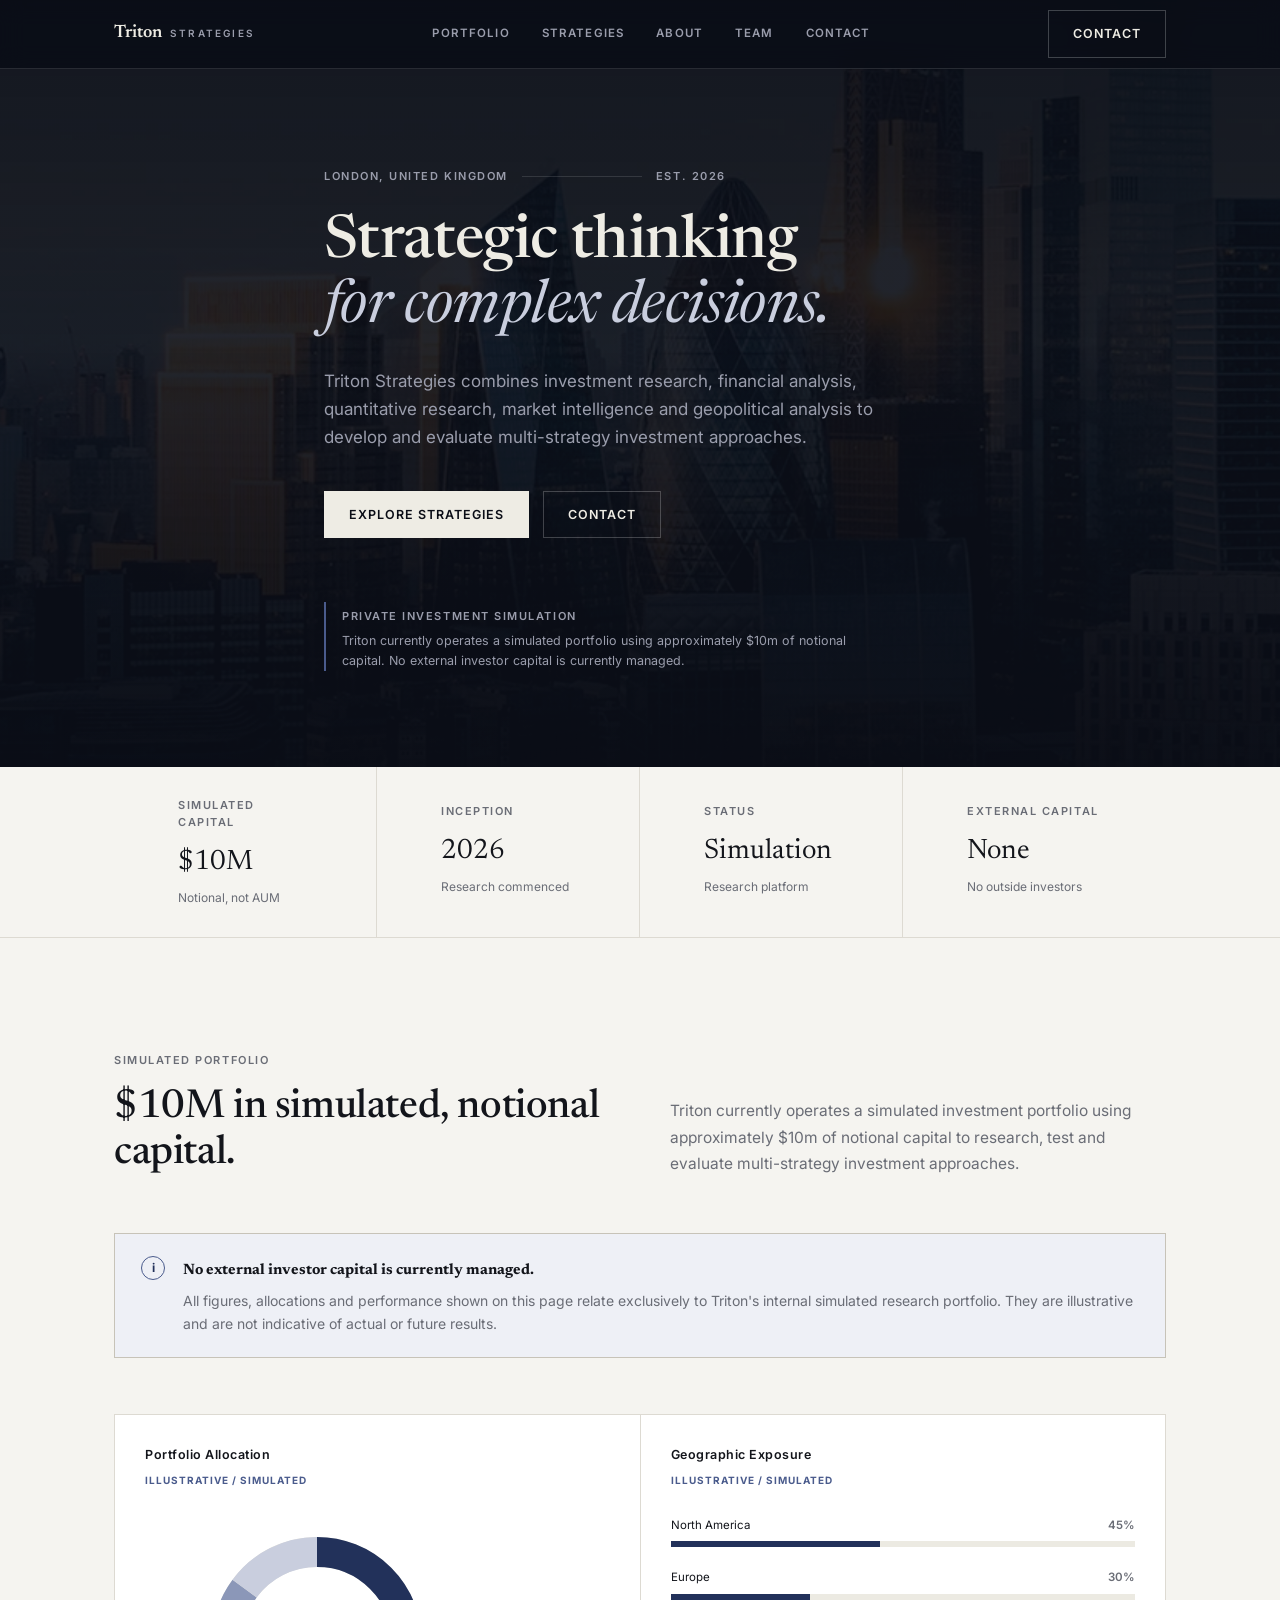
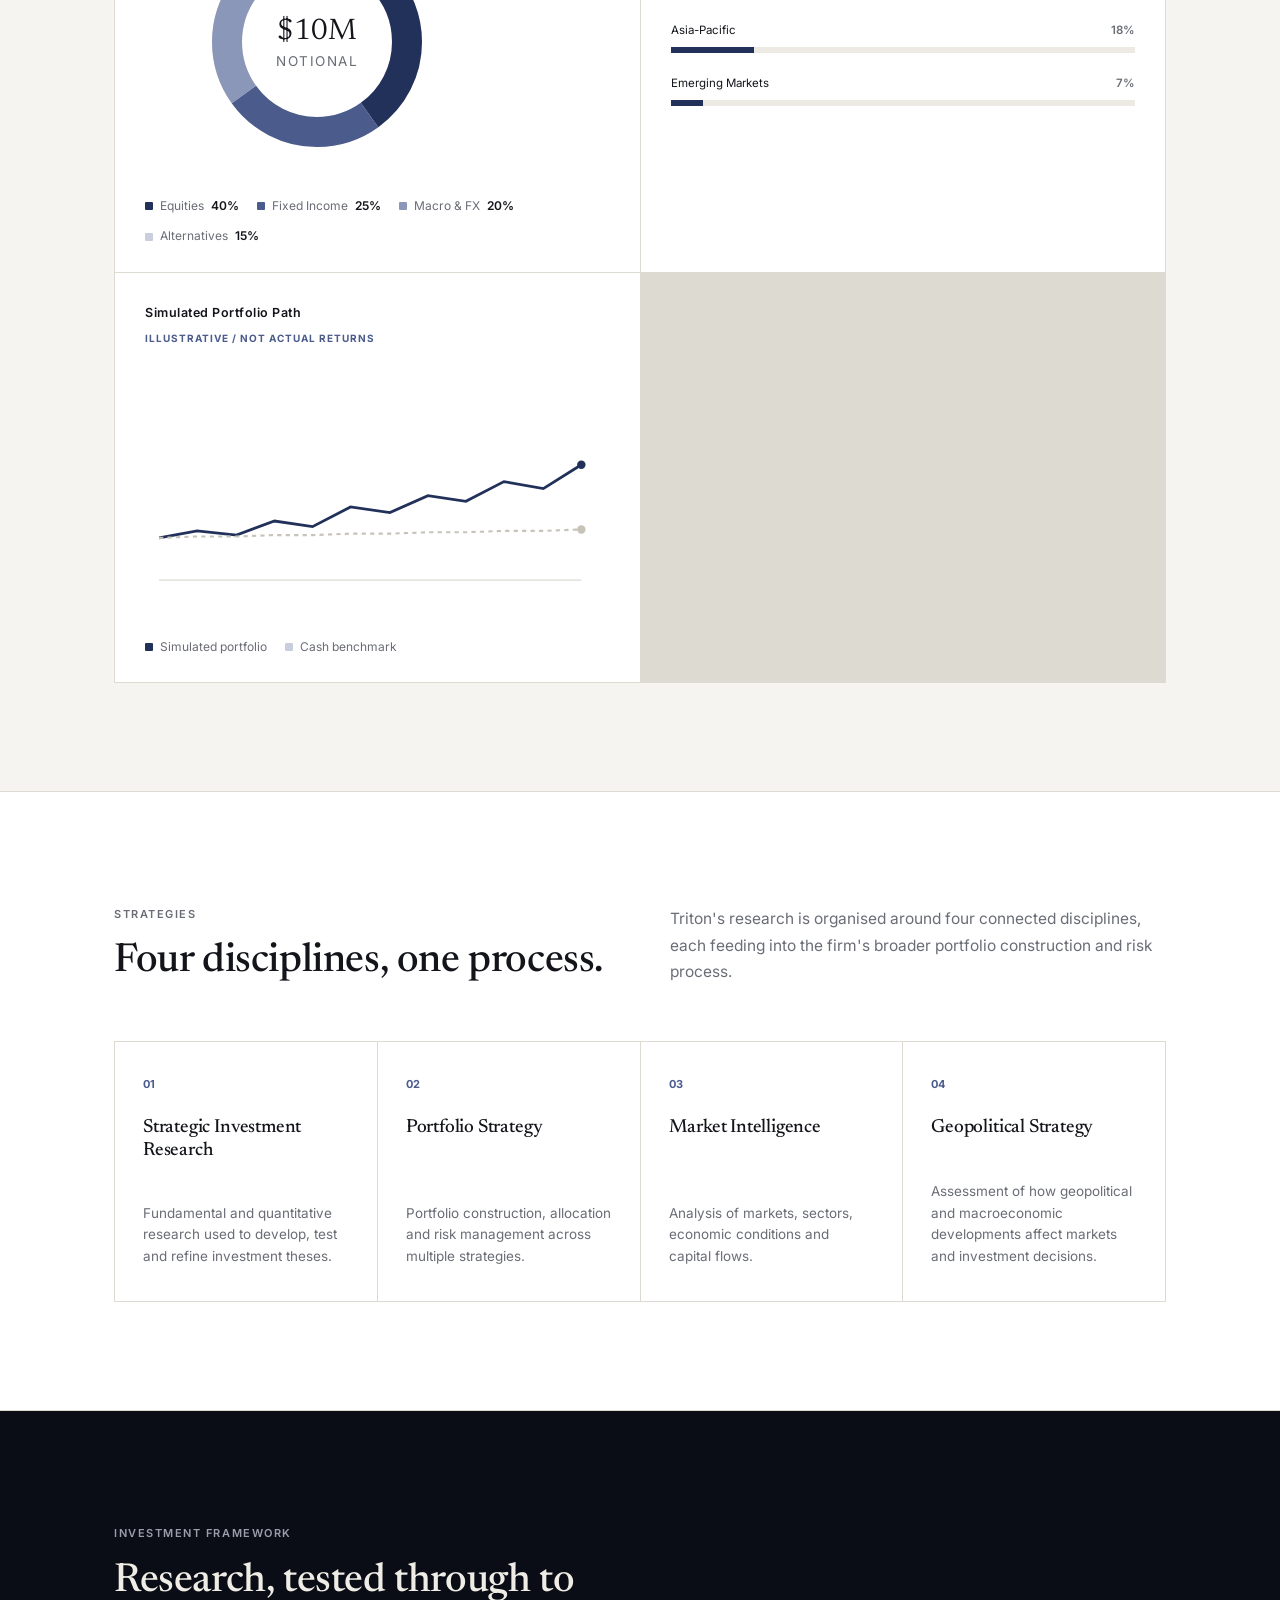
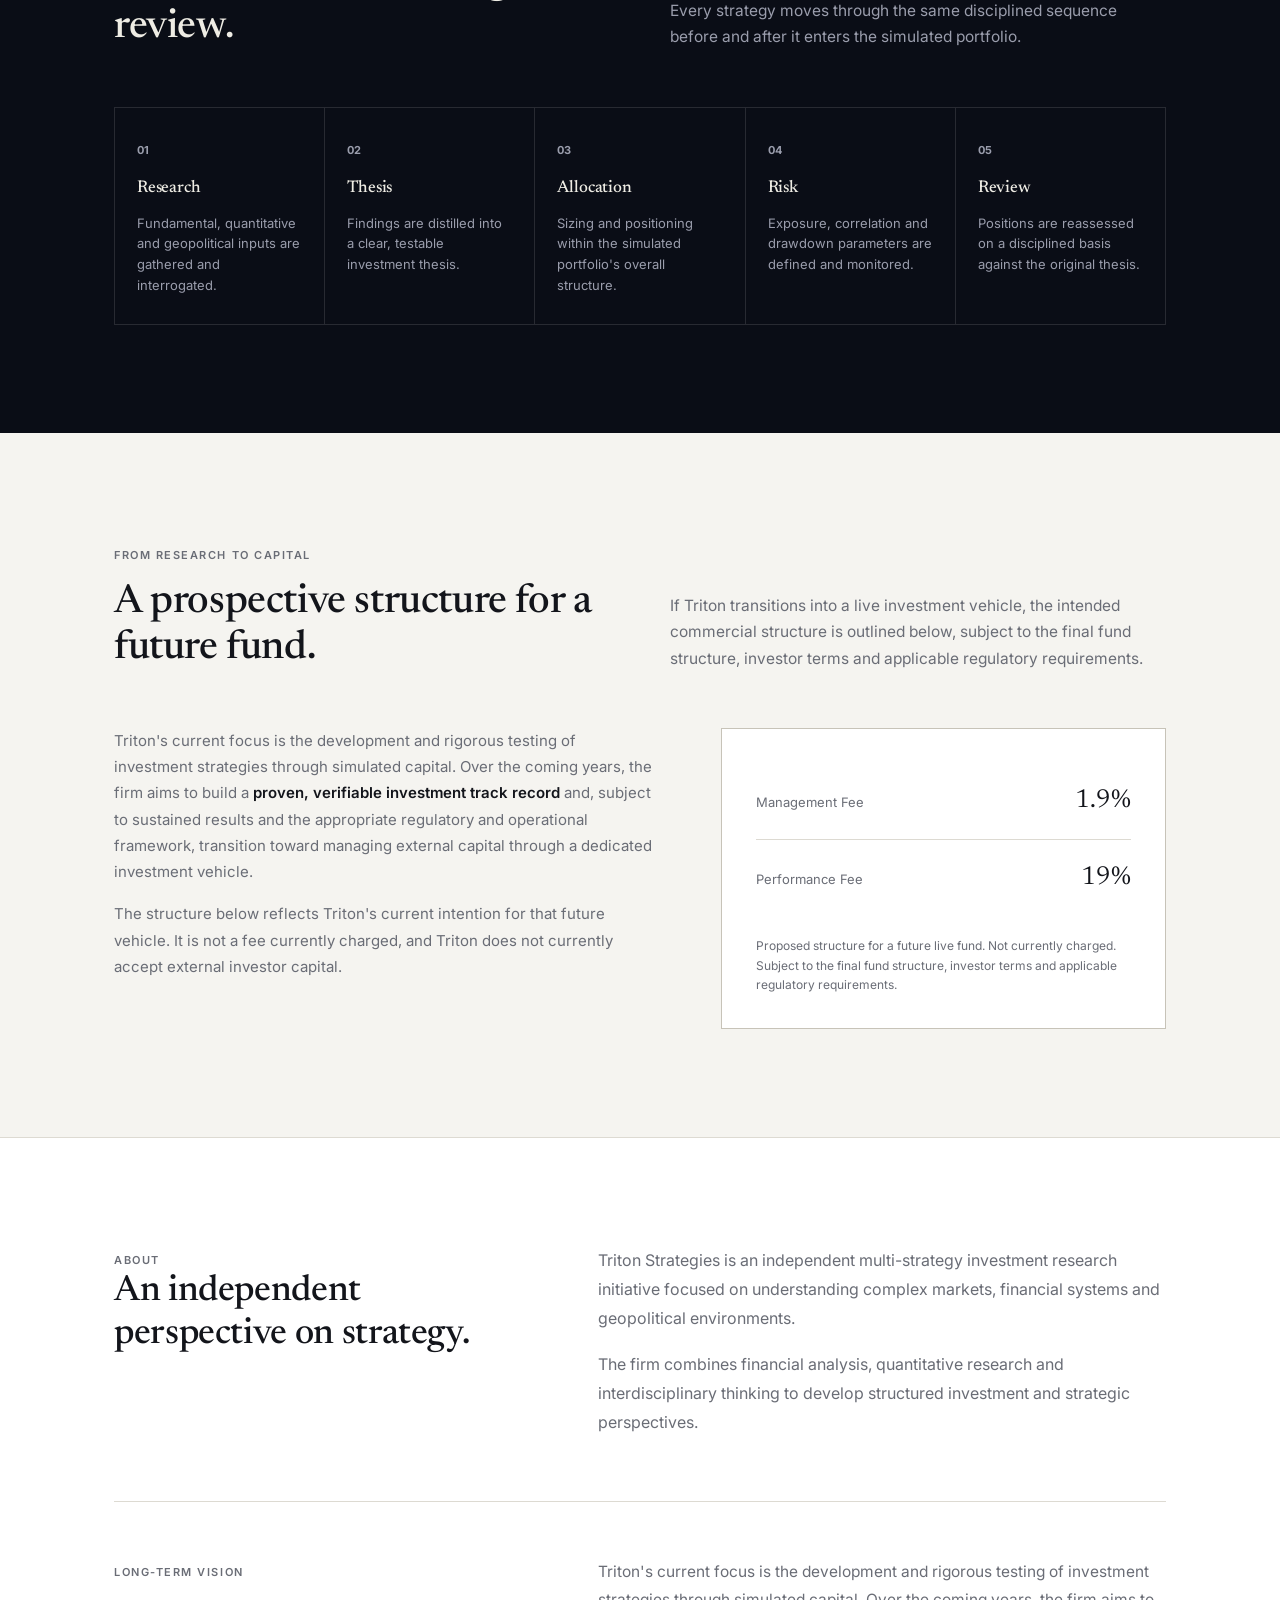
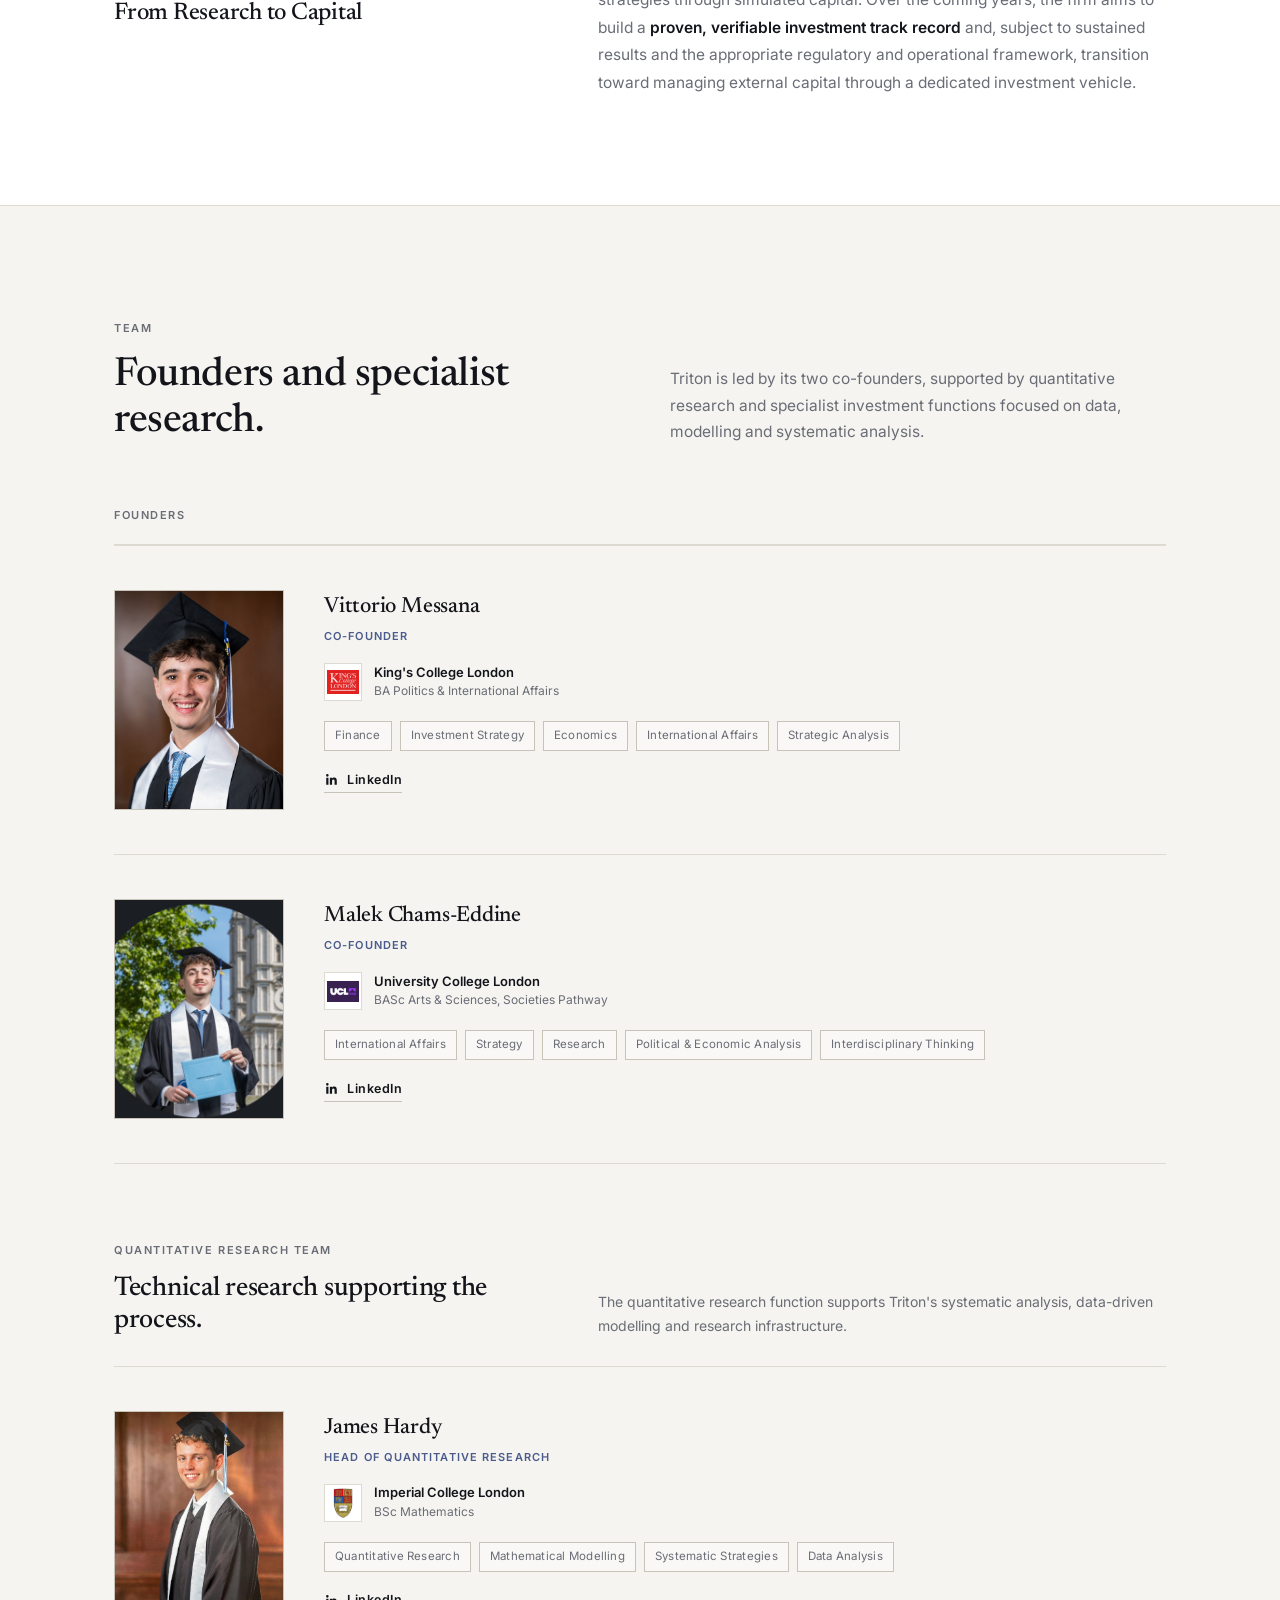
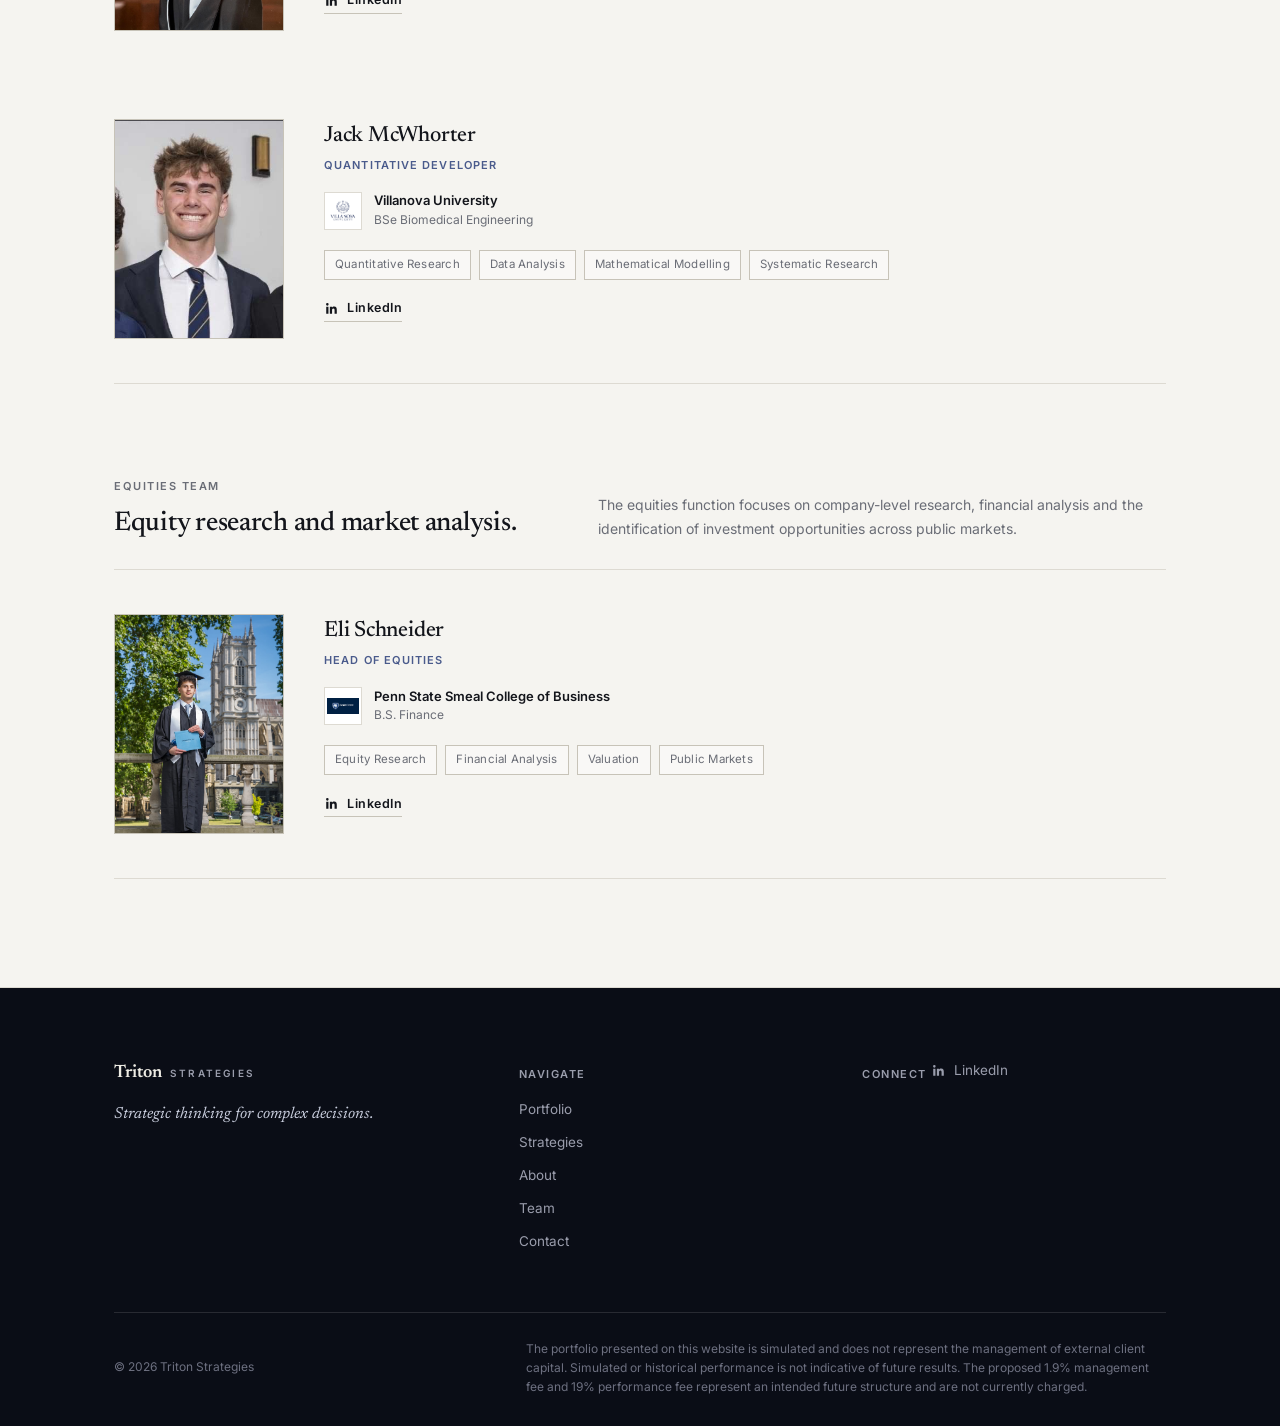
<file: index.html>
<!DOCTYPE html>
<html lang="en">
<head>

  <!-- =========================================================
       BASIC META
  ========================================================== -->

  <meta charset="UTF-8">
  <meta name="viewport" content="width=device-width, initial-scale=1.0">

  <title>Triton Strategies | Multi-Strategy Investment Research</title>

  <meta
    name="description"
    content="Triton Strategies is an independent investment research initiative focused on multi-strategy portfolio research, quantitative analysis, market intelligence and geopolitical strategy."
  >

  <meta name="theme-color" content="#111318">

  <!-- =========================================================
       GOOGLE ANALYTICS
  ========================================================== -->

  <!-- Google tag (gtag.js) -->
  <script async src="https://www.googletagmanager.com/gtag/js?id=G-XVDNKB5Q62"></script>
  <script>
    window.dataLayer = window.dataLayer || [];

    function gtag() {
      dataLayer.push(arguments);
    }

    gtag('js', new Date());

    gtag('config', 'G-XVDNKB5Q62');
  </script>

  <!-- =========================================================
       FAVICON
  ========================================================== -->

  <link rel="icon" type="image/svg+xml" href="favicon.svg">
  <link rel="shortcut icon" href="favicon.svg">
  <link rel="apple-touch-icon" href="favicon.svg">

  <!-- =========================================================
       FONTS
  ========================================================== -->

  <link rel="preconnect" href="https://fonts.googleapis.com">
  <link rel="preconnect" href="https://fonts.gstatic.com" crossorigin>

  <link
    href="https://fonts.googleapis.com/css2?family=Newsreader:ital,wght@0,400;0,500;0,600;1,400;1,500&family=Inter:wght@400;500;600;700&display=swap"
    rel="stylesheet"
  >

  <!-- =========================================================
       STYLESHEET
  ========================================================== -->

  <link rel="stylesheet" href="styles.css">

</head>

<body>

<!-- =========================================================
     HEADER
========================================================== -->

<header class="site-header">

  <div class="wrap header-wrap">

    <a
      href="index.html"
      class="brand"
      aria-label="Triton Strategies home"
    >
      <span class="b1">Triton</span>
      <span class="b2">Strategies</span>
    </a>

    <nav class="main-nav" aria-label="Main navigation">

      <a href="#portfolio">Portfolio</a>
      <a href="#strategies">Strategies</a>
      <a href="#about">About</a>
      <a href="#team">Team</a>
      <a href="contact.html">Contact</a>

    </nav>

    <div class="header-cta">

      <a
        href="contact.html"
        class="btn btn-outline-dark"
      >
        Contact
      </a>

      <button
        class="nav-toggle"
        id="navToggle"
        type="button"
        aria-label="Open navigation"
        aria-expanded="false"
        aria-controls="mobileNav"
      >
        <span></span>
      </button>

    </div>

  </div>

  <!-- MOBILE NAV -->

  <nav
    class="mobile-nav"
    id="mobileNav"
    aria-label="Mobile navigation"
  >

    <a href="#portfolio">Portfolio</a>
    <a href="#strategies">Strategies</a>
    <a href="#about">About</a>
    <a href="#team">Team</a>
    <a href="contact.html">Contact</a>

    <a
      href="contact.html"
      class="btn btn-primary mobile-contact"
    >
      Contact
    </a>

  </nav>

</header>


<main>

<!-- =========================================================
     HERO
========================================================== -->

<section class="hero">

  <div
    class="hero-bg"
    aria-hidden="true"
  ></div>

  <div class="wrap hero-inner">

    <div class="eyebrow-row">

      <span class="eyebrow on-dark">
        London, United Kingdom
      </span>

      <span class="rule"></span>

      <span class="eyebrow on-dark">
        Est. 2026
      </span>

    </div>

    <h1>
      Strategic thinking
      <span class="accent-line">
        for complex decisions.
      </span>
    </h1>

    <p class="lede">
      Triton Strategies combines investment research,
      financial analysis, quantitative research,
      market intelligence and geopolitical analysis
      to develop and evaluate multi-strategy investment approaches.
    </p>

    <div class="cta-row">

      <a
        href="#strategies"
        class="btn btn-primary"
      >
        Explore Strategies
      </a>

      <a
        href="contact.html"
        class="btn btn-outline-dark"
      >
        Contact
      </a>

    </div>

    <div class="disclosure">

      <div>

        <span class="eyebrow on-dark">
          Private investment simulation
        </span>

        <p>
          Triton currently operates a simulated portfolio
          using approximately $10m of notional capital.
          No external investor capital is currently managed.
        </p>

      </div>

    </div>

  </div>

</section>


<!-- =========================================================
     STAT LEDGER
========================================================== -->

<section class="ledger">

  <div class="wrap">

    <div class="ledger-grid">

      <div class="ledger-item">

        <span class="eyebrow">
          Simulated Capital
        </span>

        <div class="value">
          $10M
        </div>

        <div class="note">
          Notional, not AUM
        </div>

      </div>


      <div class="ledger-item">

        <span class="eyebrow">
          Inception
        </span>

        <div class="value">
          2026
        </div>

        <div class="note">
          Research commenced
        </div>

      </div>


      <div class="ledger-item">

        <span class="eyebrow">
          Status
        </span>

        <div class="value">
          Simulation
        </div>

        <div class="note">
          Research platform
        </div>

      </div>


      <div class="ledger-item">

        <span class="eyebrow">
          External Capital
        </span>

        <div class="value">
          None
        </div>

        <div class="note">
          No outside investors
        </div>

      </div>

    </div>

  </div>

</section>


<!-- =========================================================
     SIMULATED PORTFOLIO
========================================================== -->

<section
  class="section"
  id="portfolio"
>

  <div class="wrap">

    <div class="section-head">

      <div>

        <span class="eyebrow">
          Simulated Portfolio
        </span>

        <h2>
          $10M in simulated,
          notional capital.
        </h2>

      </div>

      <p class="desc">
        Triton currently operates a simulated investment
        portfolio using approximately $10m of notional capital
        to research, test and evaluate multi-strategy investment approaches.
      </p>

    </div>


    <div class="portfolio-note">

      <div class="note-mark">
        i
      </div>

      <div>

        <strong>
          No external investor capital is currently managed.
        </strong>

        <p>
          All figures, allocations and performance shown on this page
          relate exclusively to Triton's internal simulated research
          portfolio. They are illustrative and are not indicative
          of actual or future results.
        </p>

      </div>

    </div>


    <div class="chart-grid">

      <!-- =====================================================
           PORTFOLIO ALLOCATION
      ====================================================== -->

      <div class="chart-card">

        <div class="chart-title">
          Portfolio Allocation
        </div>

        <span class="chart-flag">
          Illustrative / Simulated
        </span>

        <div class="allocation-layout">

          <svg
            class="donut-chart"
            viewBox="0 0 240 180"
            role="img"
            aria-label="Illustrative portfolio allocation"
          >

            <g transform="translate(80,90)">

              <circle
                r="60"
                fill="none"
                stroke="#e6e4dc"
                stroke-width="20"
              />

              <circle
                r="60"
                fill="none"
                stroke="#22315a"
                stroke-width="20"
                stroke-dasharray="150.8 226.2"
                stroke-dashoffset="0"
                transform="rotate(-90)"
              />

              <circle
                r="60"
                fill="none"
                stroke="#4a5b8c"
                stroke-width="20"
                stroke-dasharray="94.2 282.8"
                stroke-dashoffset="-150.8"
                transform="rotate(-90)"
              />

              <circle
                r="60"
                fill="none"
                stroke="#8b97b8"
                stroke-width="20"
                stroke-dasharray="75.4 301.6"
                stroke-dashoffset="-245"
                transform="rotate(-90)"
              />

              <circle
                r="60"
                fill="none"
                stroke="#c9cede"
                stroke-width="20"
                stroke-dasharray="56.5 320.5"
                stroke-dashoffset="-320.4"
                transform="rotate(-90)"
              />

              <text
                x="0"
                y="-2"
                text-anchor="middle"
                font-family="Newsreader, serif"
                font-size="20"
                fill="#13151b"
              >
                $10M
              </text>

              <text
                x="0"
                y="16"
                text-anchor="middle"
                font-family="Inter, sans-serif"
                font-size="9"
                letter-spacing="1"
                fill="#6a6d76"
              >
                NOTIONAL
              </text>

            </g>

          </svg>


          <div class="legend">

            <span class="legend-item">
              <span class="legend-dot dot-1"></span>
              Equities <strong>40%</strong>
            </span>

            <span class="legend-item">
              <span class="legend-dot dot-2"></span>
              Fixed Income <strong>25%</strong>
            </span>

            <span class="legend-item">
              <span class="legend-dot dot-3"></span>
              Macro &amp; FX <strong>20%</strong>
            </span>

            <span class="legend-item">
              <span class="legend-dot dot-4"></span>
              Alternatives <strong>15%</strong>
            </span>

          </div>

        </div>

      </div>


      <!-- =====================================================
           GEOGRAPHIC EXPOSURE
      ====================================================== -->

      <div class="chart-card">

        <div class="chart-title">
          Geographic Exposure
        </div>

        <span class="chart-flag">
          Illustrative / Simulated
        </span>

        <div class="bar-chart">

          <div class="bar-row">

            <div class="bar-label">
              <span>North America</span>
              <strong>45%</strong>
            </div>

            <div class="bar-track">
              <div class="bar-fill bar-45"></div>
            </div>

          </div>


          <div class="bar-row">

            <div class="bar-label">
              <span>Europe</span>
              <strong>30%</strong>
            </div>

            <div class="bar-track">
              <div class="bar-fill bar-30"></div>
            </div>

          </div>


          <div class="bar-row">

            <div class="bar-label">
              <span>Asia-Pacific</span>
              <strong>18%</strong>
            </div>

            <div class="bar-track">
              <div class="bar-fill bar-18"></div>
            </div>

          </div>


          <div class="bar-row">

            <div class="bar-label">
              <span>Emerging Markets</span>
              <strong>7%</strong>
            </div>

            <div class="bar-track">
              <div class="bar-fill bar-7"></div>
            </div>

          </div>

        </div>

      </div>


      <!-- =====================================================
           SIMULATED PERFORMANCE
      ====================================================== -->

      <div class="chart-card">

        <div class="chart-title">
          Simulated Portfolio Path
        </div>

        <span class="chart-flag">
          Illustrative / Not Actual Returns
        </span>

        <svg
          class="performance-chart"
          viewBox="-10 0 330 175"
          role="img"
          aria-label="Illustrative simulated portfolio path compared with a cash benchmark"
        >

          <line
            x1="0"
            y1="150"
            x2="300"
            y2="150"
            stroke="#dddad2"
            stroke-width="1"
          />

          <path
            d="M0,120 L27,115 L55,118 L82,108 L109,112 L136,98 L164,102 L191,90 L218,94 L245,80 L273,85 L300,68"
            fill="none"
            stroke="#22315a"
            stroke-width="2"
          />

          <path
            d="M0,120 L27,119 L55,119 L82,118 L109,118 L136,117 L164,117 L191,116 L218,116 L245,115 L273,115 L300,114"
            fill="none"
            stroke="#c7c3b8"
            stroke-width="1.5"
            stroke-dasharray="3 3"
          />

          <circle
            cx="300"
            cy="68"
            r="3"
            fill="#22315a"
          />

          <circle
            cx="300"
            cy="114"
            r="3"
            fill="#c7c3b8"
          />

        </svg>

        <div class="legend">

          <span class="legend-item">
            <span class="legend-dot dot-1"></span>
            Simulated portfolio
          </span>

          <span class="legend-item">
            <span class="legend-dot dot-4"></span>
            Cash benchmark
          </span>

        </div>

      </div>

    </div>

  </div>

</section>


<!-- =========================================================
     STRATEGIES
========================================================== -->

<section
  class="section section-tint"
  id="strategies"
>

  <div class="wrap">

    <div class="section-head">

      <div>

        <span class="eyebrow">
          Strategies
        </span>

        <h2>
          Four disciplines,
          one process.
        </h2>

      </div>

      <p class="desc">
        Triton's research is organised around four connected
        disciplines, each feeding into the firm's broader
        portfolio construction and risk process.
      </p>

    </div>


    <div class="strategy-grid">

      <div class="strategy-card">

        <span class="idx">
          01
        </span>

        <h3>
          Strategic Investment Research
        </h3>

        <p>
          Fundamental and quantitative research used to develop,
          test and refine investment theses.
        </p>

      </div>


      <div class="strategy-card">

        <span class="idx">
          02
        </span>

        <h3>
          Portfolio Strategy
        </h3>

        <p>
          Portfolio construction, allocation and risk management
          across multiple strategies.
        </p>

      </div>


      <div class="strategy-card">

        <span class="idx">
          03
        </span>

        <h3>
          Market Intelligence
        </h3>

        <p>
          Analysis of markets, sectors, economic conditions
          and capital flows.
        </p>

      </div>


      <div class="strategy-card">

        <span class="idx">
          04
        </span>

        <h3>
          Geopolitical Strategy
        </h3>

        <p>
          Assessment of how geopolitical and macroeconomic
          developments affect markets and investment decisions.
        </p>

      </div>

    </div>

  </div>

</section>


<!-- =========================================================
     INVESTMENT FRAMEWORK
========================================================== -->

<section class="section section-dark">

  <div class="wrap">

    <div class="section-head">

      <div>

        <span class="eyebrow on-dark">
          Investment Framework
        </span>

        <h2>
          Research, tested through to review.
        </h2>

      </div>

      <p class="desc">
        Every strategy moves through the same disciplined
        sequence before and after it enters the simulated portfolio.
      </p>

    </div>


    <div class="framework-grid">

      <div class="framework-item">

        <span class="idx">
          01
        </span>

        <h4>
          Research
        </h4>

        <p>
          Fundamental, quantitative and geopolitical inputs
          are gathered and interrogated.
        </p>

      </div>


      <div class="framework-item">

        <span class="idx">
          02
        </span>

        <h4>
          Thesis
        </h4>

        <p>
          Findings are distilled into a clear,
          testable investment thesis.
        </p>

      </div>


      <div class="framework-item">

        <span class="idx">
          03
        </span>

        <h4>
          Allocation
        </h4>

        <p>
          Sizing and positioning within the simulated
          portfolio's overall structure.
        </p>

      </div>


      <div class="framework-item">

        <span class="idx">
          04
        </span>

        <h4>
          Risk
        </h4>

        <p>
          Exposure, correlation and drawdown parameters
          are defined and monitored.
        </p>

      </div>


      <div class="framework-item">

        <span class="idx">
          05
        </span>

        <h4>
          Review
        </h4>

        <p>
          Positions are reassessed on a disciplined basis
          against the original thesis.
        </p>

      </div>

    </div>

  </div>

</section>


<!-- =========================================================
     FUTURE FUND MODEL
========================================================== -->

<section class="section">

  <div class="wrap">

    <div class="section-head">

      <div>

        <span class="eyebrow">
          From Research to Capital
        </span>

        <h2>
          A prospective structure
          for a future fund.
        </h2>

      </div>

      <p class="desc">
        If Triton transitions into a live investment vehicle,
        the intended commercial structure is outlined below,
        subject to the final fund structure, investor terms
        and applicable regulatory requirements.
      </p>

    </div>


    <div class="fund-model">

      <div class="copy">

        <p>
          Triton's current focus is the development and rigorous
          testing of investment strategies through simulated capital.
          Over the coming years, the firm aims to build a
          <strong>proven, verifiable investment track record</strong>
          and, subject to sustained results and the appropriate
          regulatory and operational framework, transition toward
          managing external capital through a dedicated investment vehicle.
        </p>

        <p>
          The structure below reflects Triton's current intention
          for that future vehicle. It is not a fee currently charged,
          and Triton does not currently accept external investor capital.
        </p>

      </div>


      <div class="fee-panel">

        <div class="fee-row">

          <span class="label">
            Management Fee
          </span>

          <span class="value">
            1.9%
          </span>

        </div>


        <div class="fee-row">

          <span class="label">
            Performance Fee
          </span>

          <span class="value">
            19%
          </span>

        </div>


        <p class="fee-caption">
          Proposed structure for a future live fund.
          Not currently charged. Subject to the final fund
          structure, investor terms and applicable regulatory requirements.
        </p>

      </div>

    </div>

  </div>

</section>


<!-- =========================================================
     ABOUT
========================================================== -->

<section
  class="section section-tint"
  id="about"
>

  <div class="wrap">

    <div class="about-grid">

      <div>

        <span class="eyebrow">
          About
        </span>

        <h2>
          An independent
          perspective on strategy.
        </h2>

      </div>


      <div class="about-copy">

        <p>
          Triton Strategies is an independent multi-strategy
          investment research initiative focused on understanding
          complex markets, financial systems and geopolitical environments.
        </p>

        <p>
          The firm combines financial analysis, quantitative research
          and interdisciplinary thinking to develop structured
          investment and strategic perspectives.
        </p>

      </div>

    </div>


    <div class="vision-block">

      <div>

        <span class="eyebrow">
          Long-Term Vision
        </span>

        <h3>
          From Research to Capital
        </h3>

      </div>

      <p>
        Triton's current focus is the development and rigorous
        testing of investment strategies through simulated capital.
        Over the coming years, the firm aims to build a
        <strong>proven, verifiable investment track record</strong>
        and, subject to sustained results and the appropriate
        regulatory and operational framework, transition toward
        managing external capital through a dedicated investment vehicle.
      </p>

    </div>

  </div>

</section>


<!-- =========================================================
     TEAM
========================================================== -->

<section
  class="section"
  id="team"
>

  <div class="wrap">

    <div class="section-head">

      <div>

        <span class="eyebrow">
          Team
        </span>

        <h2>
          Founders and
          specialist research.
        </h2>

      </div>

      <p class="desc">
        Triton is led by its two co-founders, supported by
        quantitative research and specialist investment functions
        focused on data, modelling and systematic analysis.
      </p>

    </div>


    <!-- =====================================================
         FOUNDERS
    ====================================================== -->

    <div class="team-label">

      <span class="eyebrow">
        Founders
      </span>

    </div>


    <div class="team-list">

      <!-- VITTORIO -->

      <div class="team-member">

        <div class="team-photo">

          <img
            src="vittorio.jpg"
            alt="Portrait of Vittorio Messana"
            loading="lazy"
          >

        </div>


        <div class="team-info">

          <h3>
            Vittorio Messana
          </h3>

          <span class="role">
            Co-Founder
          </span>


          <div class="education">

            <img
              src="kcl-logo.png"
              alt="King's College London logo"
              loading="lazy"
            >

            <div>

              <strong>
                King's College London
              </strong>

              <span>
                BA Politics &amp; International Affairs
              </span>

            </div>

          </div>


          <div class="focus-tags">

            <span class="focus-tag">
              Finance
            </span>

            <span class="focus-tag">
              Investment Strategy
            </span>

            <span class="focus-tag">
              Economics
            </span>

            <span class="focus-tag">
              International Affairs
            </span>

            <span class="focus-tag">
              Strategic Analysis
            </span>

          </div>


          <a
            class="linkedin-link"
            href="https://www.linkedin.com/in/vittorio-messana-725b35342/"
            target="_blank"
            rel="noopener noreferrer"
            aria-label="Vittorio Messana on LinkedIn"
          >

            <svg
              viewBox="0 0 24 24"
              fill="currentColor"
              aria-hidden="true"
            >
              <path d="M20.45 20.45h-3.55v-5.57c0-1.33-.02-3.03-1.85-3.03-1.85 0-2.14 1.45-2.14 2.94v5.66H9.36V9h3.41v1.56h.05c.48-.9 1.64-1.85 3.38-1.85 3.6 0 4.27 2.37 4.27 5.46v6.28zM5.34 7.43a2.06 2.06 0 1 1 0-4.12 2.06 2.06 0 0 1 0 4.12zM7.12 20.45H3.56V9h3.56v11.45z"/>
            </svg>

            LinkedIn

          </a>

        </div>

      </div>


      <!-- MALEK -->

      <div class="team-member">

        <div class="team-photo">

          <img
            src="malek.jpg"
            alt="Portrait of Malek Chams-Eddine"
            loading="lazy"
          >

        </div>


        <div class="team-info">

          <h3>
            Malek Chams-Eddine
          </h3>

          <span class="role">
            Co-Founder
          </span>


          <div class="education">

            <img
              src="ucl-logo.png"
              alt="University College London logo"
              loading="lazy"
            >

            <div>

              <strong>
                University College London
              </strong>

              <span>
                BASc Arts &amp; Sciences, Societies Pathway
              </span>

            </div>

          </div>


          <div class="focus-tags">

            <span class="focus-tag">
              International Affairs
            </span>

            <span class="focus-tag">
              Strategy
            </span>

            <span class="focus-tag">
              Research
            </span>

            <span class="focus-tag">
              Political &amp; Economic Analysis
            </span>

            <span class="focus-tag">
              Interdisciplinary Thinking
            </span>

          </div>


          <a
            class="linkedin-link"
            href="https://www.linkedin.com/in/malek-chams-eddine-b6868039a/"
            target="_blank"
            rel="noopener noreferrer"
            aria-label="Malek Chams-Eddine on LinkedIn"
          >

            <svg
              viewBox="0 0 24 24"
              fill="currentColor"
              aria-hidden="true"
            >
              <path d="M20.45 20.45h-3.55v-5.57c0-1.33-.02-3.03-1.85-3.03-1.85 0-2.14 1.45-2.14 2.94v5.66H9.36V9h3.41v1.56h.05c.48-.9 1.64-1.85 3.38-1.85 3.6 0 4.27 2.37 4.27 5.46v6.28zM5.34 7.43a2.06 2.06 0 1 1 0-4.12 2.06 2.06 0 0 1 0 4.12zM7.12 20.45H3.56V9h3.56v11.45z"/>
            </svg>

            LinkedIn

          </a>

        </div>

      </div>

    </div>


    <!-- =====================================================
         QUANTITATIVE RESEARCH
    ====================================================== -->

    <div class="team-subsection">

      <div class="team-subsection-head">

        <div>

          <span class="eyebrow">
            Quantitative Research Team
          </span>

          <h3>
            Technical research
            supporting the process.
          </h3>

        </div>

        <p class="team-subsection-desc">
          The quantitative research function supports Triton's
          systematic analysis, data-driven modelling and research infrastructure.
        </p>

      </div>


      <div class="team-list quantitative-list">

        <!-- JAMES -->

        <div class="team-member">

          <div class="team-photo">

            <img
              src="James.jpg"
              alt="Portrait of James Hardy"
              loading="lazy"
            >

          </div>


          <div class="team-info">

            <h3>
              James Hardy
            </h3>

            <span class="role">
              Head of Quantitative Research
            </span>


            <div class="education">

              <img
                src="imperial.jpg"
                alt="Imperial College London logo"
                loading="lazy"
              >

              <div>

                <strong>
                  Imperial College London
                </strong>

                <span>
                  BSc Mathematics
                </span>

              </div>

            </div>


            <div class="focus-tags">

              <span class="focus-tag">
                Quantitative Research
              </span>

              <span class="focus-tag">
                Mathematical Modelling
              </span>

              <span class="focus-tag">
                Systematic Strategies
              </span>

              <span class="focus-tag">
                Data Analysis
              </span>

            </div>


            <a
              class="linkedin-link"
              href="https://www.linkedin.com/in/james-hardy-332b65197/"
              target="_blank"
              rel="noopener noreferrer"
              aria-label="James Hardy on LinkedIn"
            >

              <svg
                viewBox="0 0 24 24"
                fill="currentColor"
                aria-hidden="true"
              >
                <path d="M20.45 20.45h-3.55v-5.57c0-1.33-.02-3.03-1.85-3.03-1.85 0-2.14 1.45-2.14 2.94v5.66H9.36V9h3.41v1.56h.05c.48-.9 1.64-1.85 3.38-1.85 3.6 0 4.27 2.37 4.27 5.46v6.28zM5.34 7.43a2.06 2.06 0 1 1 0-4.12 2.06 2.06 0 0 1 0 4.12zM7.12 20.45H3.56V9h3.56v11.45z"/>
              </svg>

              LinkedIn

            </a>

          </div>

        </div>


        <!-- JACK -->

        <div class="team-member">

          <div class="team-photo">

            <img
              src="Jack.jpg"
              alt="Portrait of Jack McWhorter"
              loading="lazy"
            >

          </div>


          <div class="team-info">

            <h3>
              Jack McWhorter
            </h3>

            <span class="role">
              Quantitative Developer
            </span>


            <div class="education">

              <img
                src="villanova.jpg"
                alt="Villanova University logo"
                loading="lazy"
              >

              <div>

                <strong>
                  Villanova University
                </strong>

                <span>
                  BSe Biomedical Engineering
                </span>

              </div>

            </div>


            <div class="focus-tags">

              <span class="focus-tag">
                Quantitative Research
              </span>

              <span class="focus-tag">
                Data Analysis
              </span>

              <span class="focus-tag">
                Mathematical Modelling
              </span>

              <span class="focus-tag">
                Systematic Research
              </span>

            </div>


            <a
              class="linkedin-link"
              href="https://www.linkedin.com/in/jack-mcwhorter-666155313/"
              target="_blank"
              rel="noopener noreferrer"
              aria-label="Jack McWhorter on LinkedIn"
            >

              <svg
                viewBox="0 0 24 24"
                fill="currentColor"
                aria-hidden="true"
              >
                <path d="M20.45 20.45h-3.55v-5.57c0-1.33-.02-3.03-1.85-3.03-1.85 0-2.14 1.45-2.14 2.94v5.66H9.36V9h3.41v1.56h.05c.48-.9 1.64-1.85 3.38-1.85 3.6 0 4.27 2.37 4.27 5.46v6.28zM5.34 7.43a2.06 2.06 0 1 1 0-4.12 2.06 2.06 0 0 1 0 4.12zM7.12 20.45H3.56V9h3.56v11.45z"/>
              </svg>

              LinkedIn

            </a>

          </div>

        </div>

      </div>

    </div>


    <!-- =====================================================
         EQUITIES
    ====================================================== -->

    <div class="team-subsection equities-section">

      <div class="team-subsection-head">

        <div>

          <span class="eyebrow">
            Equities Team
          </span>

          <h3>
            Equity research
            and market analysis.
          </h3>

        </div>

        <p class="team-subsection-desc">
          The equities function focuses on company-level research,
          financial analysis and the identification of investment
          opportunities across public markets.
        </p>

      </div>


      <div class="team-list equities-list">

        <!-- ELI -->

        <div class="team-member">

          <div class="team-photo">

            <img
              src="Eli.jpg"
              alt="Portrait of Eli Schneider"
              loading="lazy"
            >

          </div>


          <div class="team-info">

            <h3>
              Eli Schneider
            </h3>

            <span class="role">
              Head of Equities
            </span>


            <div class="education">

              <img
                src="Penn.jpg"
                alt="Penn State Smeal College of Business logo"
                loading="lazy"
              >

              <div>

                <strong>
                  Penn State Smeal College of Business
                </strong>

                <span>
                  B.S. Finance
                </span>

              </div>

            </div>


            <div class="focus-tags">

              <span class="focus-tag">
                Equity Research
              </span>

              <span class="focus-tag">
                Financial Analysis
              </span>

              <span class="focus-tag">
                Valuation
              </span>

              <span class="focus-tag">
                Public Markets
              </span>

            </div>


            <a
              class="linkedin-link"
              href="https://www.linkedin.com/in/eli-schneider-51a037303/"
              target="_blank"
              rel="noopener noreferrer"
              aria-label="Eli Schneider on LinkedIn"
            >

              <svg
                viewBox="0 0 24 24"
                fill="currentColor"
                aria-hidden="true"
              >
                <path d="M20.45 20.45h-3.55v-5.57c0-1.33-.02-3.03-1.85-3.03-1.85 0-2.14 1.45-2.14 2.94v5.66H9.36V9h3.41v1.56h.05c.48-.9 1.64-1.85 3.38-1.85 3.6 0 4.27 2.37 4.27 5.46v6.28zM5.34 7.43a2.06 2.06 0 1 1 0-4.12 2.06 2.06 0 0 1 0 4.12zM7.12 20.45H3.56V9h3.56v11.45z"/>
              </svg>

              LinkedIn

            </a>

          </div>

        </div>

      </div>

    </div>

  </div>

</section>

</main>


<!-- =========================================================
     FOOTER
========================================================== -->

<footer class="site-footer">

  <div class="wrap">

    <div class="footer-top">

      <div class="footer-brand">

        <a
          href="index.html"
          class="brand"
          aria-label="Triton Strategies home"
        >

          <span class="b1">
            Triton
          </span>

          <span class="b2">
            Strategies
          </span>

        </a>

        <p>
          Strategic thinking for complex decisions.
        </p>

      </div>


      <div class="footer-col">

        <span class="eyebrow on-dark">
          Navigate
        </span>

        <a href="#portfolio">
          Portfolio
        </a>

        <a href="#strategies">
          Strategies
        </a>

        <a href="#about">
          About
        </a>

        <a href="#team">
          Team
        </a>

        <a href="contact.html">
          Contact
        </a>

      </div>


      <div class="footer-col">

        <span class="eyebrow on-dark">
          Connect
        </span>

        <a
          class="footer-linkedin"
          href="https://www.linkedin.com/company/triton-strategies"
          target="_blank"
          rel="noopener noreferrer"
          aria-label="Triton Strategies on LinkedIn"
        >

          <svg
            viewBox="0 0 24 24"
            fill="currentColor"
            aria-hidden="true"
          >
            <path d="M20.45 20.45h-3.55v-5.57c0-1.33-.02-3.03-1.85-3.03-1.85 0-2.14 1.45-2.14 2.94v5.66H9.36V9h3.41v1.56h.05c.48-.9 1.64-1.85 3.38-1.85 3.6 0 4.27 2.37 4.27 5.46v6.28zM5.34 7.43a2.06 2.06 0 1 1 0-4.12 2.06 2.06 0 0 1 0 4.12zM7.12 20.45H3.56V9h3.56v11.45z"/>
          </svg>

          LinkedIn

        </a>

      </div>

    </div>


    <div class="footer-bottom">

      <span>
        © 2026 Triton Strategies
      </span>

      <span class="legal">
        The portfolio presented on this website is simulated and does not
        represent the management of external client capital. Simulated or
        historical performance is not indicative of future results.
        The proposed 1.9% management fee and 19% performance fee represent
        an intended future structure and are not currently charged.
      </span>

    </div>

  </div>

</footer>


<!-- =========================================================
     JAVASCRIPT
========================================================== -->

<script src="script.js"></script>

</body>
</html>
</file>
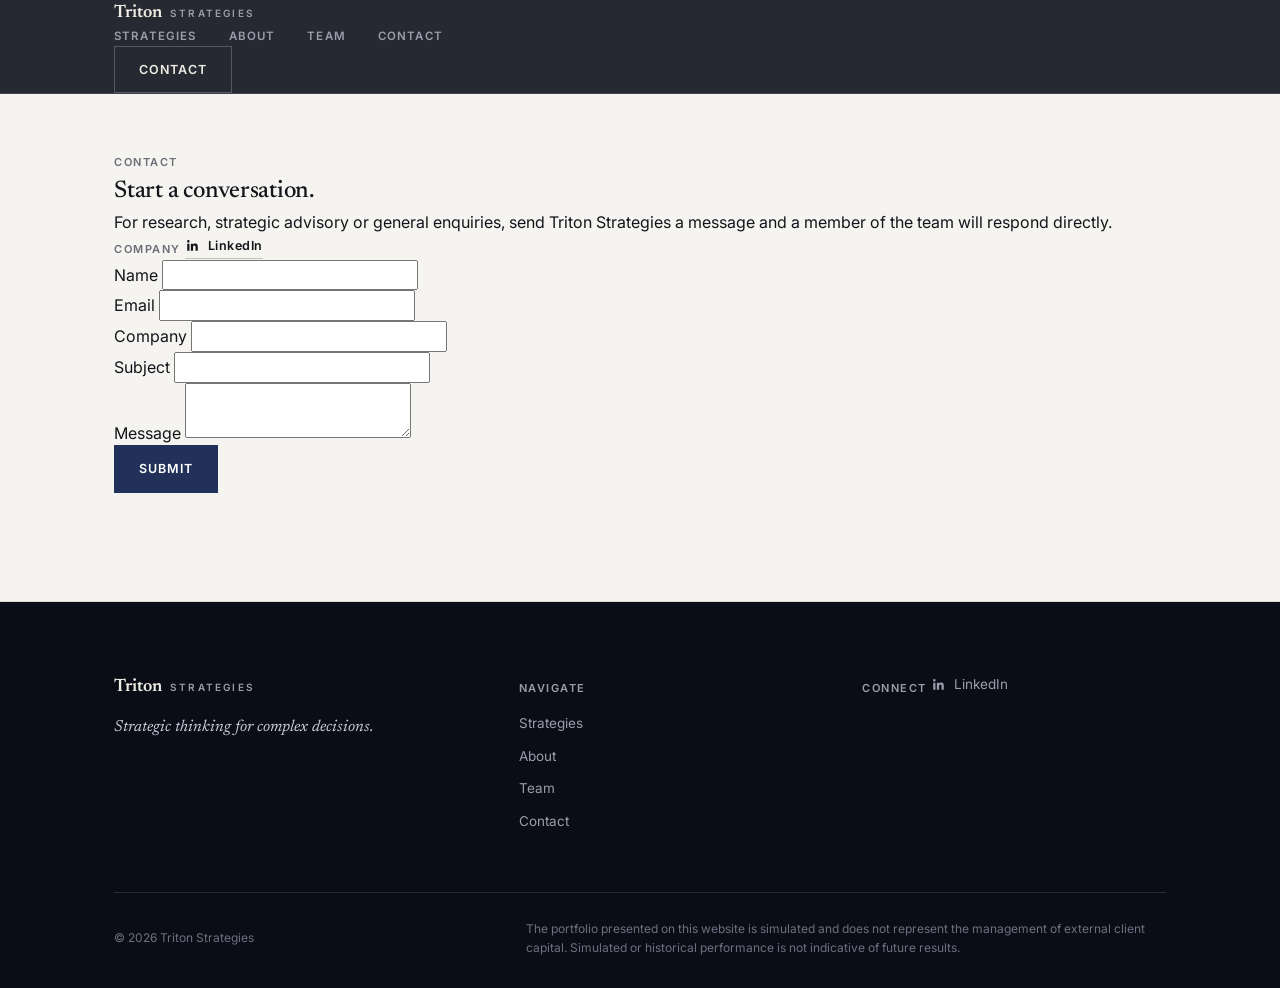
<file: contact.html>
<!DOCTYPE html>
<html lang="en">
<head>
<meta charset="UTF-8">
<meta name="viewport" content="width=device-width, initial-scale=1.0">
<title>Contact - Triton Strategies</title>
<meta name="description" content="Get in touch with Triton Strategies.">
<link rel="icon" href="images/favicon.svg" type="image/svg+xml">
<link rel="preconnect" href="https://fonts.googleapis.com">
<link rel="preconnect" href="https://fonts.gstatic.com" crossorigin>
<link href="https://fonts.googleapis.com/css2?family=Newsreader:ital,wght@0,400;0,500;0,600;1,400;1,500&family=Inter:wght@400;500;600;700&display=swap" rel="stylesheet">
<link rel="stylesheet" href="styles.css">
</head>
<body>

<!-- ================= HEADER ================= -->
<header class="site-header">
  <div class="wrap">
    <a href="index.html" class="brand">
      <span class="b1">Triton</span>
      <span class="b2">Strategies</span>
    </a>
    <nav class="main-nav">
      <a href="index.html#strategies">Strategies</a>
      <a href="index.html#about">About</a>
      <a href="index.html#team">Team</a>
      <a href="contact.html" class="is-active">Contact</a>
    </nav>
    <div class="header-cta">
      <a href="contact.html" class="btn btn-outline-dark">Contact</a>
      <button class="nav-toggle" id="navToggle" aria-label="Toggle navigation" aria-expanded="false">
        <span></span>
      </button>
    </div>
  </div>
  <nav class="mobile-nav" id="mobileNav">
    <a href="index.html#strategies">Strategies</a>
    <a href="index.html#about">About</a>
    <a href="index.html#team">Team</a>
    <a href="contact.html">Contact</a>
  </nav>
</header>

<section class="section" style="padding-top:148px;">
  <div class="wrap">
    <div class="contact-grid">
      <div class="contact-side">
        <span class="eyebrow">Contact</span>
        <h2>Start a conversation.</h2>
        <p>For research, strategic advisory or general enquiries, send Triton Strategies a message and a member of the team will respond directly.</p>
        <div class="contact-detail">
          <span class="eyebrow">Company</span>
          <a class="linkedin-link" href="https://www.linkedin.com/company/triton-strategies" target="_blank" rel="noopener">
            <svg viewBox="0 0 24 24" fill="currentColor" aria-hidden="true"><path d="M20.45 20.45h-3.55v-5.57c0-1.33-.02-3.03-1.85-3.03-1.85 0-2.14 1.45-2.14 2.94v5.66H9.36V9h3.41v1.56h.05c.48-.9 1.64-1.85 3.38-1.85 3.6 0 4.27 2.37 4.27 5.46v6.28zM5.34 7.43a2.06 2.06 0 1 1 0-4.12 2.06 2.06 0 0 1 0 4.12zM7.12 20.45H3.56V9h3.56v11.45z"/></svg>
            LinkedIn
          </a>
        </div>
      </div>

      <div>
        <form id="contactForm" novalidate>
          <div class="form-row">
            <div class="form-field">
              <label for="name">Name</label>
              <input type="text" id="name" name="name" required autocomplete="name">
            </div>
            <div class="form-field">
              <label for="email">Email</label>
              <input type="email" id="email" name="email" required autocomplete="email">
            </div>
          </div>
          <div class="form-row">
            <div class="form-field">
              <label for="company">Company</label>
              <input type="text" id="company" name="company" autocomplete="organization">
            </div>
            <div class="form-field">
              <label for="subject">Subject</label>
              <input type="text" id="subject" name="subject" required>
            </div>
          </div>
          <div class="form-field">
            <label for="message">Message</label>
            <textarea id="message" name="message" required></textarea>
          </div>
          <button type="submit" class="btn btn-solid">Submit</button>
          <p class="form-status" id="formStatus"></p>
        </form>
      </div>
    </div>
  </div>
</section>

<!-- ================= FOOTER ================= -->
<footer class="site-footer">
  <div class="wrap">
    <div class="footer-top">
      <div class="footer-brand">
        <a href="index.html" class="brand">
          <span class="b1">Triton</span>
          <span class="b2">Strategies</span>
        </a>
        <p>Strategic thinking for complex decisions.</p>
      </div>
      <div class="footer-col">
        <span class="eyebrow on-dark">Navigate</span>
        <a href="index.html#strategies">Strategies</a>
        <a href="index.html#about">About</a>
        <a href="index.html#team">Team</a>
        <a href="contact.html">Contact</a>
      </div>
      <div class="footer-col">
        <span class="eyebrow on-dark">Connect</span>
        <a class="footer-linkedin" href="https://www.linkedin.com/company/triton-strategies" target="_blank" rel="noopener">
          <svg viewBox="0 0 24 24" fill="currentColor" aria-hidden="true"><path d="M20.45 20.45h-3.55v-5.57c0-1.33-.02-3.03-1.85-3.03-1.85 0-2.14 1.45-2.14 2.94v5.66H9.36V9h3.41v1.56h.05c.48-.9 1.64-1.85 3.38-1.85 3.6 0 4.27 2.37 4.27 5.46v6.28zM5.34 7.43a2.06 2.06 0 1 1 0-4.12 2.06 2.06 0 0 1 0 4.12zM7.12 20.45H3.56V9h3.56v11.45z"/></svg>
          LinkedIn
        </a>
      </div>
    </div>
    <div class="footer-bottom">
      <span>© 2026 Triton Strategies</span>
      <span class="legal">The portfolio presented on this website is simulated and does not represent the management of external client capital. Simulated or historical performance is not indicative of future results.</span>
    </div>
  </div>
</footer>

<script src="script.js"></script>
</body>
</html>
</file>
<file: styles.css>
/* =========================================================
   TRITON STRATEGIES
   Quantitative Institutional Design System
   ========================================================= */

:root {
  --navy-950: #0a0d16;
  --navy-900: #10141f;
  --navy-800: #171d2c;

  --line-dark: rgba(255,255,255,0.12);
  --line-dark-strong: rgba(255,255,255,0.22);

  --text-on-dark: #eeece4;
  --muted-on-dark: #9a9dac;

  --paper: #f5f4f0;
  --paper-raised: #ffffff;

  --ink: #13151b;
  --muted: #6a6d76;

  --line: #dddad2;
  --line-strong: #c7c3b8;

  --accent: #22315a;
  --accent-2: #4a5b8c;
  --accent-soft: #eef0f6;

  --serif: "Newsreader","Iowan Old Style","Georgia",serif;
  --sans: "Inter",-apple-system,BlinkMacSystemFont,"Segoe UI",sans-serif;

  --container: 1180px;
  --gutter: clamp(20px,5vw,64px);
}


/* =========================================================
   RESET
========================================================== */

* {
  box-sizing: border-box;
}

html {
  scroll-behavior: smooth;
}

@media (prefers-reduced-motion: reduce) {
  html {
    scroll-behavior: auto;
  }

  * {
    animation-duration: .001ms !important;
    animation-iteration-count: 1 !important;
    transition-duration: .001ms !important;
  }
}

body {
  margin: 0;
  background: var(--paper);
  color: var(--ink);
  font-family: var(--sans);
  font-size: 16px;
  line-height: 1.55;
  -webkit-font-smoothing: antialiased;
}

img {
  max-width: 100%;
  display: block;
}

a {
  color: inherit;
  text-decoration: none;
}

button,
input,
textarea {
  font: inherit;
}

p {
  margin: 0;
}


/* =========================================================
   GLOBAL
========================================================== */

.wrap {
  width: 100%;
  max-width: var(--container);
  margin: 0 auto;
  padding: 0 var(--gutter);
}

.eyebrow {
  display: inline-block;
  font-size: 11px;
  letter-spacing: .14em;
  text-transform: uppercase;
  color: var(--muted);
  font-weight: 600;
}

.eyebrow.on-dark {
  color: var(--muted-on-dark);
}

.rule {
  height: 1px;
  background: var(--line);
}

h1,
h2,
h3,
h4 {
  margin: 0;
  color: inherit;
  font-family: var(--serif);
  font-weight: 500;
  letter-spacing: -.01em;
}


/* =========================================================
   BUTTONS
========================================================== */

.btn {
  display: inline-flex;
  align-items: center;
  justify-content: center;
  gap: 8px;

  padding: 13px 24px;

  font-size: 12.5px;
  font-weight: 600;
  letter-spacing: .08em;
  text-transform: uppercase;

  border: 1px solid transparent;

  cursor: pointer;

  transition:
    background .18s ease,
    color .18s ease,
    border-color .18s ease;

  white-space: nowrap;
}

.btn-primary {
  background: var(--text-on-dark);
  color: var(--navy-950);
  border-color: var(--text-on-dark);
}

.btn-primary:hover {
  background: transparent;
  color: var(--text-on-dark);
}

.btn-outline-dark {
  background: transparent;
  color: var(--text-on-dark);
  border-color: var(--line-dark-strong);
}

.btn-outline-dark:hover {
  border-color: var(--text-on-dark);
}

.btn-solid {
  background: var(--accent);
  color: #fff;
  border-color: var(--accent);
}


/* =========================================================
   HEADER
========================================================== */

.site-header {
  position: fixed;
  top: 0;
  left: 0;
  right: 0;

  z-index: 100;

  background: rgba(10,13,22,.88);

  backdrop-filter: blur(12px);
  -webkit-backdrop-filter: blur(12px);

  border-bottom: 1px solid var(--line-dark);
}

.header-wrap {
  display: flex;
  align-items: center;
  justify-content: space-between;
  height: 68px;
}

.brand {
  display: flex;
  align-items: baseline;
  gap: 8px;

  color: var(--text-on-dark);
  font-family: var(--serif);
}

.brand .b1 {
  font-size: 18px;
  font-weight: 600;
}

.brand .b2 {
  font-family: var(--sans);
  font-size: 10px;
  font-weight: 600;
  letter-spacing: .22em;
  text-transform: uppercase;
  color: var(--muted-on-dark);
}

.main-nav {
  display: flex;
  align-items: center;
  gap: 32px;
}

.main-nav a {
  position: relative;

  font-size: 11.5px;
  font-weight: 600;
  letter-spacing: .1em;
  text-transform: uppercase;

  color: var(--muted-on-dark);

  transition: color .15s ease;
}

.main-nav a:hover {
  color: var(--text-on-dark);
}

.header-cta {
  display: flex;
  align-items: center;
  gap: 22px;
}


/* =========================================================
   MOBILE
========================================================== */

.nav-toggle {
  display: none;

  width: 40px;
  height: 40px;

  align-items: center;
  justify-content: center;

  background: none;
  border: 1px solid var(--line-dark-strong);

  color: var(--text-on-dark);

  cursor: pointer;
}

.nav-toggle span,
.nav-toggle span::before,
.nav-toggle span::after {
  content: "";

  display: block;

  width: 18px;
  height: 1px;

  background: currentColor;

  position: relative;
}

.nav-toggle span::before {
  position: absolute;
  top: -6px;
}

.nav-toggle span::after {
  position: absolute;
  top: 6px;
}

.mobile-nav {
  position: fixed;
  inset: 68px 0 0 0;

  z-index: 90;

  background: var(--navy-950);

  padding: 30px var(--gutter);

  display: none;
  flex-direction: column;

  gap: 4px;

  border-top: 1px solid var(--line-dark);
}

.mobile-nav.is-open {
  display: flex;
}

.mobile-nav a {
  padding: 16px 0;

  border-bottom: 1px solid var(--line-dark);

  color: var(--text-on-dark);

  font-size: 15px;
  font-weight: 600;

  letter-spacing: .06em;
  text-transform: uppercase;
}

.mobile-nav .mobile-contact {
  margin-top: 20px;
}


/* =========================================================
   HERO
========================================================== */

.hero {
  position: relative;

  background: var(--navy-950);
  color: var(--text-on-dark);

  padding: 168px 0 96px;

  overflow: hidden;
}

.hero-bg {
  position: absolute;
  inset: 0;

  background-image:
    linear-gradient(
      180deg,
      rgba(10,13,22,.94) 0%,
      rgba(10,13,22,.88) 45%,
      rgba(10,13,22,.98) 100%
    ),
    url("london-skyline.jpg");

  background-size: cover;
  background-position: center 60%;

  opacity: .92;
}

.hero-inner {
  position: relative;
  z-index: 1;
  max-width: 760px;
}

.hero .eyebrow-row {
  display: flex;
  align-items: center;
  gap: 14px;
  margin-bottom: 26px;
}

.hero .eyebrow-row .rule {
  flex: 1;
  max-width: 120px;
  background: var(--line-dark);
}

.hero h1 {
  font-size: clamp(38px,5.6vw,60px);
  line-height: 1.08;
  color: var(--text-on-dark);
}

.hero h1 .accent-line {
  display: block;
  font-style: italic;
  color: #c9cede;
  font-weight: 400;
}

.hero .lede {
  max-width: 590px;
  margin-top: 26px;

  font-size: 17px;
  line-height: 1.65;

  color: var(--muted-on-dark);
}

.hero .cta-row {
  display: flex;
  gap: 14px;
  margin-top: 40px;
  flex-wrap: wrap;
}

.hero .disclosure {
  max-width: 560px;

  margin-top: 64px;

  border-left: 2px solid var(--accent-2);
  padding-left: 16px;
}

.hero .disclosure .eyebrow {
  margin-bottom: 6px;
}

.hero .disclosure p {
  font-size: 12.5px;
  color: var(--muted-on-dark);
  line-height: 1.6;
}


/* =========================================================
   LEDGER
========================================================== */

.ledger {
  background: var(--paper);
  border-bottom: 1px solid var(--line);
}

.ledger-grid {
  display: grid;
  grid-template-columns: repeat(4,1fr);
}

.ledger-item {
  padding: 30px var(--gutter);
  border-right: 1px solid var(--line);
}

.ledger-item:last-child {
  border-right: none;
}

.ledger-item .eyebrow {
  margin-bottom: 10px;
}

.ledger-item .value {
  font-family: var(--serif);
  font-size: 28px;
}

.ledger-item .note {
  margin-top: 4px;
  font-size: 12px;
  color: var(--muted);
}


/* =========================================================
   SECTIONS
========================================================== */

.section {
  padding: 108px 0;
  border-bottom: 1px solid var(--line);
}

.section-dark {
  background: var(--navy-950);
  color: var(--text-on-dark);
  border-bottom: none;
}

.section-tint {
  background: var(--paper-raised);
}

.section-head {
  display: grid;
  grid-template-columns: 1fr 1fr;
  gap: 60px;
  margin-bottom: 56px;
  align-items: end;
}

.section-head .eyebrow {
  margin-bottom: 16px;
}

.section-head h2 {
  font-size: clamp(28px,3.4vw,40px);
  line-height: 1.15;
}

.section-head .desc {
  font-size: 15.5px;
  color: var(--muted);
  line-height: 1.7;
}

.section-dark .section-head .desc {
  color: var(--muted-on-dark);
}


/* =========================================================
   PORTFOLIO
========================================================== */

.portfolio-note {
  display: flex;
  align-items: flex-start;
  gap: 18px;

  padding: 22px 26px;
  margin-bottom: 56px;

  border: 1px solid var(--line-strong);
  background: var(--accent-soft);
}

.note-mark {
  display: flex;
  align-items: center;
  justify-content: center;

  width: 24px;
  height: 24px;

  flex: 0 0 24px;

  border: 1px solid var(--accent-2);
  border-radius: 50%;

  color: var(--accent);

  font-size: 12px;
  font-weight: 700;
}

.portfolio-note strong {
  font-family: var(--serif);
  font-size: 15px;
}

.portfolio-note p {
  margin-top: 6px;
  font-size: 14px;
  color: var(--muted);
  line-height: 1.65;
}


/* =========================================================
   CHARTS
========================================================== */

.chart-grid {
  display: grid;

  grid-template-columns: repeat(2,1fr);

  gap: 1px;

  background: var(--line);
  border: 1px solid var(--line);
}

.chart-card {
  background: var(--paper-raised);
  padding: 30px 30px 26px;
  min-width: 0;
}

.chart-card .chart-title {
  margin-bottom: 2px;

  font-size: 12.5px;
  font-weight: 600;
  letter-spacing: .04em;
}

.chart-card .chart-flag {
  display: inline-block;

  margin-bottom: 18px;

  font-size: 10px;
  font-weight: 700;
  letter-spacing: .1em;
  text-transform: uppercase;

  color: var(--accent-2);
}

.allocation-layout {
  display: grid;
  grid-template-columns: 1fr;
  gap: 4px;
}

.donut-chart {
  width: 100%;
  max-width: 360px;
  margin: 0 auto;
}

.chart-card svg {
  overflow: visible;
}

.legend {
  display: flex;
  flex-wrap: wrap;
  gap: 12px 18px;
  margin-top: 16px;
}

.legend-item {
  display: flex;
  align-items: center;
  gap: 7px;

  font-size: 12px;
  color: var(--muted);
}

.legend-item strong {
  font-weight: 600;
  color: var(--ink);
}

.legend-dot {
  width: 8px;
  height: 8px;

  border-radius: 1px;
  flex: none;
}

.dot-1 { background: #22315a; }
.dot-2 { background: #4a5b8c; }
.dot-3 { background: #8b97b8; }
.dot-4 { background: #c9cede; }


/* =========================================================
   BAR CHARTS
========================================================== */

.bar-chart {
  display: flex;
  flex-direction: column;
  gap: 22px;
  padding-top: 10px;
}

.bar-row {
  display: flex;
  flex-direction: column;
  gap: 7px;
}

.bar-label {
  display: flex;
  justify-content: space-between;
  gap: 20px;

  font-size: 11.5px;
}

.bar-label strong {
  color: var(--muted);
  font-weight: 600;
}

.bar-track {
  width: 100%;
  height: 6px;

  background: #eceae2;
  overflow: hidden;
}

.bar-fill {
  height: 100%;
  background: var(--accent);
}

.bar-45 { width: 45%; }
.bar-30 { width: 30%; }
.bar-25 { width: 25%; }
.bar-18 { width: 18%; }
.bar-7 { width: 7%; }

.performance-chart {
  width: 100%;
  height: auto;
  margin-top: 4px;
}


/* =========================================================
   STRATEGIES
========================================================== */

.strategy-grid {
  display: grid;
  grid-template-columns: repeat(4,1fr);

  border-top: 1px solid var(--line);
  border-left: 1px solid var(--line);
}

.strategy-card {
  display: flex;
  flex-direction: column;

  min-height: 260px;

  padding: 34px 28px;

  border-right: 1px solid var(--line);
  border-bottom: 1px solid var(--line);
}

.strategy-card .idx {
  font-size: 11px;
  font-weight: 700;
  color: var(--accent-2);
}

.strategy-card h3 {
  margin-top: 22px;
  margin-bottom: 12px;

  font-size: 19px;
  line-height: 1.25;
}

.strategy-card p {
  margin-top: auto;

  font-size: 13.5px;
  color: var(--muted);
  line-height: 1.6;
}


/* =========================================================
   FRAMEWORK
========================================================== */

.framework-grid {
  display: grid;
  grid-template-columns: repeat(5,1fr);

  border-top: 1px solid var(--line-dark);
  border-left: 1px solid var(--line-dark);
}

.framework-item {
  min-height: 190px;

  padding: 28px 22px;

  border-right: 1px solid var(--line-dark);
  border-bottom: 1px solid var(--line-dark);
}

.framework-item .idx {
  font-size: 11px;
  color: var(--muted-on-dark);
  font-weight: 700;
}

.framework-item h4 {
  margin-top: 16px;
  margin-bottom: 10px;

  font-size: 17px;
  color: var(--text-on-dark);
}

.framework-item p {
  font-size: 13px;
  color: var(--muted-on-dark);
  line-height: 1.6;
}


/* =========================================================
   FUTURE FUND MODEL
========================================================== */

.fund-model {
  display: grid;

  grid-template-columns: 1.1fr .9fr;

  gap: 64px;

  align-items: start;
}

.fund-model .copy p {
  margin-bottom: 16px;

  font-size: 15px;
  color: var(--muted);
  line-height: 1.75;
}

.fund-model .copy strong,
.vision-block strong {
  color: var(--ink);
  font-weight: 600;
}

.fee-panel {
  padding: 34px;

  border: 1px solid var(--line-strong);
  background: var(--paper-raised);
}

.fee-row {
  display: flex;
  justify-content: space-between;
  align-items: baseline;

  padding: 18px 0;

  border-bottom: 1px solid var(--line);
}

.fee-row:last-of-type {
  border-bottom: none;
}

.fee-row .label {
  font-size: 13px;
  color: var(--muted);
}

.fee-row .value {
  font-family: var(--serif);
  font-size: 26px;
}

.fee-caption {
  margin-top: 20px;

  font-size: 12px;
  color: var(--muted);
  line-height: 1.6;
}


/* =========================================================
   ABOUT
========================================================== */

.about-grid {
  display: grid;

  grid-template-columns: .85fr 1.15fr;

  gap: 64px;
}

.about-grid h2 {
  font-size: clamp(26px,3vw,36px);
  line-height: 1.2;
}

.about-copy p {
  margin-bottom: 18px;

  font-size: 16px;
  color: var(--muted);
  line-height: 1.8;
}

.about-copy p:last-child {
  margin-bottom: 0;
}

.vision-block {
  display: grid;

  grid-template-columns: .85fr 1.15fr;

  gap: 64px;

  margin-top: 64px;
  padding-top: 56px;

  border-top: 1px solid var(--line);
}

.vision-block .eyebrow {
  margin-bottom: 14px;
}

.vision-block h3 {
  font-size: 24px;
}

.vision-block p {
  font-size: 15.5px;
  color: var(--muted);
  line-height: 1.8;
}


/* =========================================================
   TEAM
========================================================== */

.team-label {
  padding-bottom: 18px;
  border-bottom: 1px solid var(--line);
}

.team-list {
  display: flex;
  flex-direction: column;
}

.team-member {
  display: grid;

  grid-template-columns: 170px 1fr;

  gap: 40px;

  padding: 44px 0;

  border-top: 1px solid var(--line);
}

.team-member:last-child {
  border-bottom: 1px solid var(--line);
}

.team-photo {
  width: 170px;
  height: 220px;

  overflow: hidden;

  background: var(--navy-900);
  border: 1px solid var(--line-strong);
}

.team-photo img {
  width: 100%;
  height: 100%;

  object-fit: cover;
  object-position: center top;
}

.team-info h3 {
  margin-bottom: 4px;
  font-size: 22px;
}

.team-info .role {
  display: block;

  margin-bottom: 6px;

  font-size: 11px;
  font-weight: 600;

  letter-spacing: .1em;
  text-transform: uppercase;

  color: var(--accent-2);
}


/* =========================================================
   EDUCATION
========================================================== */

.education {
  display: flex;
  align-items: center;

  gap: 12px;

  margin: 16px 0 18px;

  min-height: 42px;
}

.education img {
  width: 38px;
  height: 38px;

  padding: 2px;

  object-fit: contain;
  flex-shrink: 0;

  background: #fff;
  border: 1px solid var(--line);
}

.education div {
  display: flex;
  flex-direction: column;
  gap: 3px;
}

.education strong {
  font-size: 13px;
  font-weight: 600;
  line-height: 1.2;
}

.education span {
  font-size: 12px;
  line-height: 1.35;
  color: var(--muted);
}


/* =========================================================
   TEAM TAGS
========================================================== */

.team-info .focus-tags {
  display: flex;
  flex-wrap: wrap;

  gap: 8px;

  margin-bottom: 18px;
}

.focus-tag {
  padding: 5px 10px;

  font-size: 11.5px;
  color: var(--muted);

  border: 1px solid var(--line-strong);

  letter-spacing: .02em;

  background: rgba(255,255,255,.35);
}


/* =========================================================
   LINKEDIN
========================================================== */

.linkedin-link {
  display: inline-flex;
  align-items: center;
  gap: 8px;

  padding-bottom: 3px;

  font-size: 12.5px;
  font-weight: 600;
  letter-spacing: .04em;

  border-bottom: 1px solid var(--line-strong);

  transition:
    border-color .15s ease,
    color .15s ease;
}

.linkedin-link:hover {
  color: var(--accent);
  border-color: var(--ink);
}

.linkedin-link svg {
  width: 15px;
  height: 15px;
}


/* =========================================================
   TEAM SUBSECTIONS
========================================================== */

.team-subsection {
  margin-top: 72px;
}

.team-subsection-head {
  display: grid;

  grid-template-columns: .85fr 1.15fr;

  gap: 64px;

  align-items: end;

  padding-bottom: 28px;

  border-bottom: 1px solid var(--line);
}

.team-subsection-head h3 {
  margin-top: 12px;

  max-width: 430px;

  font-size: 27px;
  line-height: 1.2;
}

.team-subsection-desc {
  max-width: 560px;

  font-size: 14px;
  color: var(--muted);
  line-height: 1.7;
}

.quantitative-list .team-member,
.equities-list .team-member {
  border-top: none;
}

.equities-section {
  margin-top: 88px;
}


/* =========================================================
   FOOTER
========================================================== */

.site-footer {
  padding: 72px 0 30px;

  background: var(--navy-950);
  color: var(--muted-on-dark);
}

.footer-top {
  display: grid;

  grid-template-columns: 1.2fr 1fr 1fr;

  gap: 40px;

  padding-bottom: 48px;

  border-bottom: 1px solid var(--line-dark);
}

.footer-brand .brand {
  margin-bottom: 14px;
}

.footer-brand p {
  max-width: 260px;

  font-family: var(--serif);
  font-size: 16px;
  font-style: italic;

  color: #c9cede;
}

.footer-col .eyebrow {
  margin-bottom: 16px;
}

.footer-col a {
  display: block;

  margin-bottom: 12px;

  font-size: 13.5px;
  color: var(--muted-on-dark);
}

.footer-col a:hover {
  color: var(--text-on-dark);
}

.footer-linkedin {
  display: inline-flex !important;
  align-items: center;
  gap: 8px;
}

.footer-linkedin svg {
  width: 15px;
  height: 15px;
}

.footer-bottom {
  display: flex;

  justify-content: space-between;
  align-items: center;

  gap: 12px;

  padding-top: 26px;

  font-size: 12px;
  color: #6d7080;

  flex-wrap: wrap;
}

.footer-bottom .legal {
  max-width: 640px;
  line-height: 1.6;
}


/* =========================================================
   TABLET
========================================================== */

@media (max-width:980px) {

  .ledger-grid {
    grid-template-columns: repeat(2,1fr);
  }

  .ledger-item:nth-child(2) {
    border-right: none;
  }

  .ledger-item {
    border-bottom: 1px solid var(--line);
  }

  .ledger-item:nth-last-child(-n+2) {
    border-bottom: none;
  }

  .section-head {
    grid-template-columns: 1fr;
    gap: 20px;
  }

  .chart-grid {
    grid-template-columns: 1fr;
  }

  .strategy-grid {
    grid-template-columns: repeat(2,1fr);
  }

  .framework-grid {
    grid-template-columns: repeat(2,1fr);
  }

  .fund-model,
  .about-grid,
  .vision-block {
    grid-template-columns: 1fr;
    gap: 36px;
  }

  .team-subsection-head {
    grid-template-columns: 1fr;
    gap: 16px;
  }

  .footer-top {
    grid-template-columns: 1fr;
    gap: 32px;
  }
}


/* =========================================================
   MOBILE
========================================================== */

@media (max-width:720px) {

  .main-nav,
  .header-cta .btn-outline-dark {
    display: none;
  }

  .nav-toggle {
    display: flex;
  }

  .hero {
    padding: 128px 0 64px;
  }

  .hero h1 {
    font-size: clamp(38px,12vw,52px);
  }

  .hero .lede {
    font-size: 15.5px;
  }

  .hero .cta-row {
    flex-direction: column;
  }

  .hero .cta-row .btn {
    width: 100%;
  }

  .strategy-grid {
    grid-template-columns: 1fr;
  }

  .framework-grid {
    grid-template-columns: 1fr;
  }

  .team-member {
    grid-template-columns: 1fr;
    gap: 28px;
  }

  .team-photo {
    width: 150px;
    height: 195px;
  }

  .education {
    align-items: flex-start;
  }

  .education img {
    width: 36px;
    height: 36px;
  }

  .section {
    padding: 72px 0;
  }

  .section-head {
    margin-bottom: 40px;
  }

  .portfolio-note {
    padding: 18px;
  }

  .chart-card {
    padding: 24px 20px;
  }

  .ledger-item {
    padding: 24px 20px;
  }

  .ledger-item .value {
    font-size: 24px;
  }

  .team-subsection {
    margin-top: 52px;
  }

  .team-subsection-head h3 {
    font-size: 24px;
  }

  .equities-section {
    margin-top: 64px;
  }
}


/* =========================================================
   SMALL MOBILE
========================================================== */

@media (max-width:420px) {

  .brand .b1 {
    font-size: 16px;
  }

  .brand .b2 {
    font-size: 9px;
  }

  .hero {
    padding-top: 118px;
  }

  .hero .eyebrow-row {
    align-items: flex-start;
  }

  .hero .eyebrow-row .rule {
    display: none;
  }

  .ledger-grid {
    grid-template-columns: 1fr;
  }

  .ledger-item,
  .ledger-item:nth-child(2) {
    border-right: none;
    border-bottom: 1px solid var(--line);
  }

  .ledger-item:last-child {
    border-bottom: none;
  }

  .legend {
    flex-direction: column;
    gap: 9px;
  }
}
</file>
